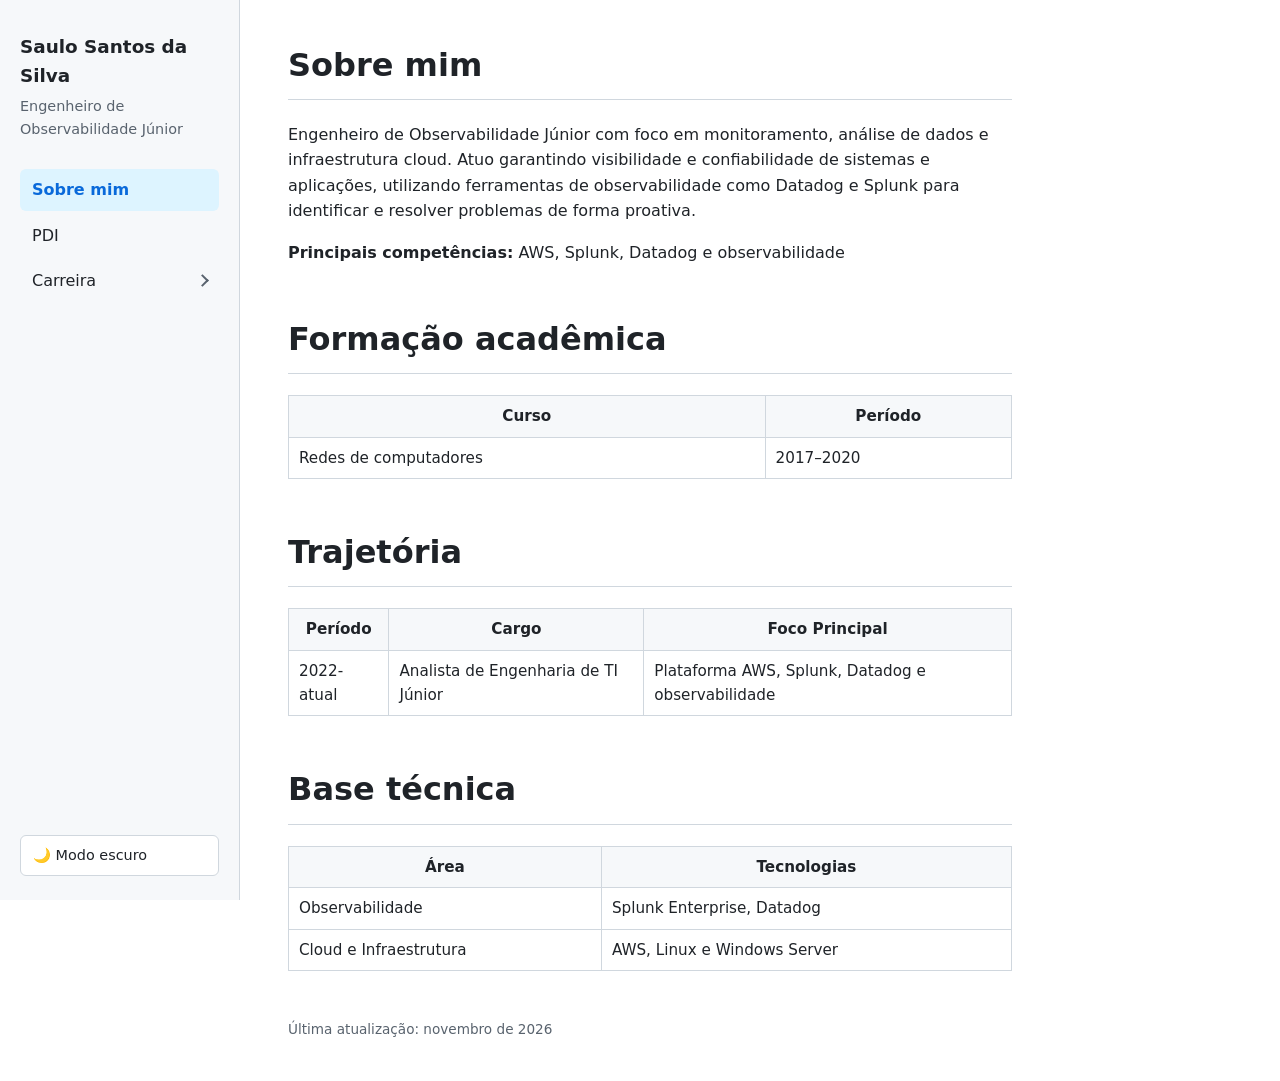
<file: index.html>
<!DOCTYPE html>
<html lang="pt-BR">
<head>
  <meta charset="UTF-8">
  <meta name="viewport" content="width=device-width, initial-scale=1.0">
  <title>Sobre mim | Saulo Santos da Silva</title>
  <link rel="stylesheet" href="style.css?v=6">
  <script src="tema.js?v=1"></script>
</head>
<body>

  <aside class="lateral">
    <p class="nome">Saulo Santos da Silva</p>
    <p class="cargo">Engenheiro de Observabilidade Júnior</p>
    <nav>
      <a href="index.html" class="ativo">Sobre mim</a>
      <a href="pdi.html">PDI</a>
      <details>
        <summary>Carreira</summary>
        <a href="atividades-e-capacitacoes.html">Atividades e Capacitações</a>
      </details>
    </nav>
    <button type="button" class="tema-botao">🌙 Modo escuro</button>
  </aside>

  <main>
    <h1>Sobre mim</h1>
    <p>
      Engenheiro de Observabilidade Júnior com foco em monitoramento, análise de dados e
      infraestrutura cloud. Atuo garantindo visibilidade e confiabilidade de sistemas e
      aplicações, utilizando ferramentas de observabilidade como Datadog e Splunk para identificar e resolver
      problemas de forma proativa.
    </p>
    <p>
      <strong>Principais competências:</strong> AWS, Splunk, Datadog e observabilidade
    </p>

    <h1>Formação acadêmica</h1>
    <table class="formacao">
      <thead>
        <tr>
          <th>Curso</th>
          <th>Período</th>
        </tr>
      </thead>
      <tbody>
        <tr>
          <td>Redes de computadores</td>
          <td>2017–2020</td>
        </tr>
      </tbody>
    </table>

    <h1>Trajetória</h1>
    <table class="trajetoria">
      <thead>
        <tr>
          <th>Período</th>
          <th>Cargo</th>
          <th>Foco Principal</th>
        </tr>
      </thead>
      <tbody>
        <tr>
          <td>2022-atual</td>
          <td>Analista de Engenharia de TI Júnior</td>
          <td>Plataforma AWS, Splunk, Datadog e observabilidade</td>
        </tr>
      </tbody>
    </table>

    <h1>Base técnica</h1>
    <table class="base-tecnica">
      <thead>
        <tr>
          <th>Área</th>
          <th>Tecnologias</th>
        </tr>
      </thead>
      <tbody>
        <tr>
          <td>Observabilidade</td>
          <td>Splunk Enterprise, Datadog</td>
        </tr>
        <tr>
          <td>Cloud e Infraestrutura</td>
          <td>AWS, Linux e Windows Server</td>
        </tr>
      </tbody>
    </table>

    <footer>Última atualização: novembro de 2026</footer>
  </main>

</body>
</html>
</file>
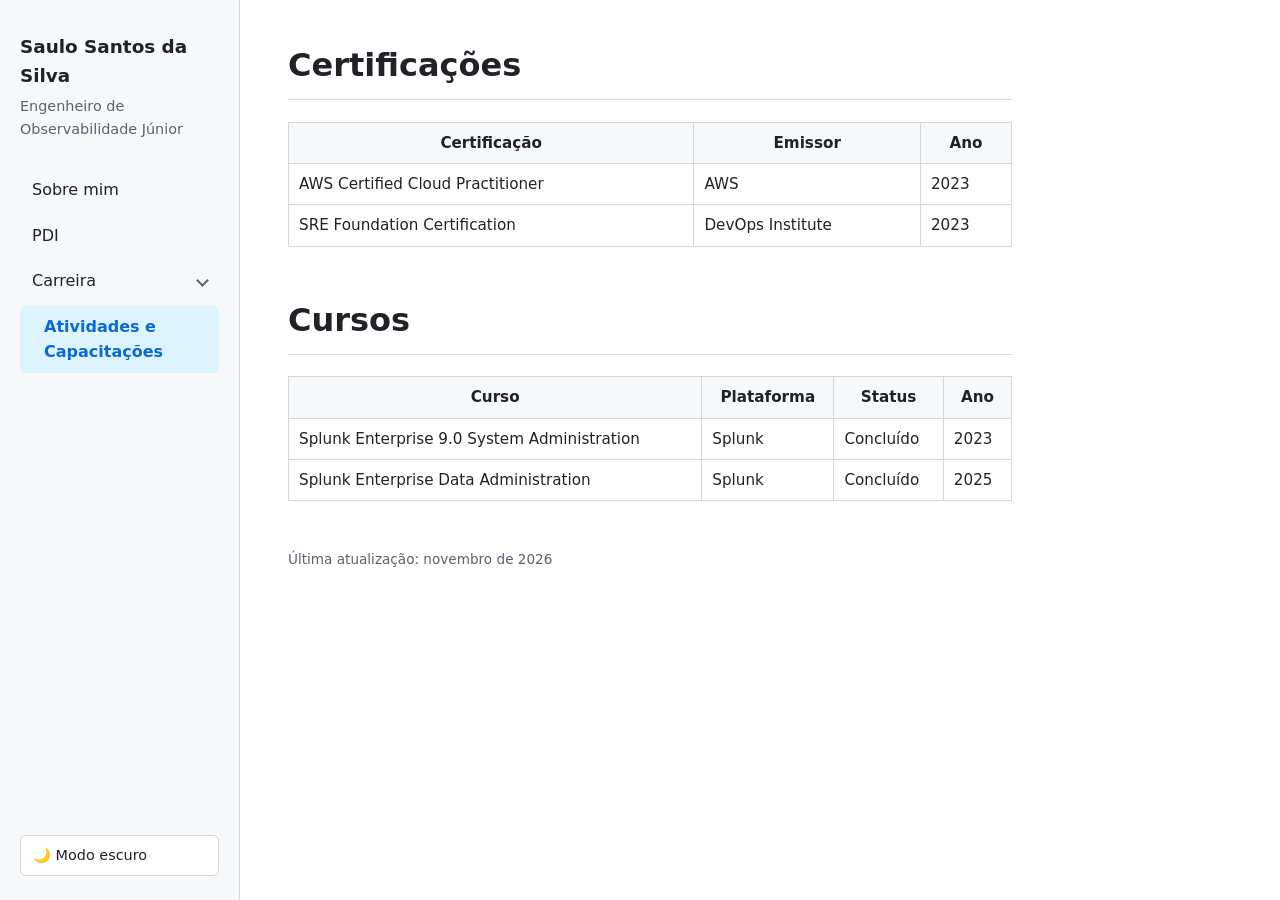
<file: atividades-e-capacitacoes.html>
<!DOCTYPE html>
<html lang="pt-BR">
<head>
  <meta charset="UTF-8">
  <meta name="viewport" content="width=device-width, initial-scale=1.0">
  <title>Atividades e Capacitações | Saulo Santos da Silva</title>
  <link rel="stylesheet" href="style.css?v=6">
  <script src="tema.js?v=1"></script>
</head>
<body>

  <aside class="lateral">
    <p class="nome">Saulo Santos da Silva</p>
    <p class="cargo">Engenheiro de Observabilidade Júnior</p>
    <nav>
      <a href="index.html">Sobre mim</a>
      <a href="pdi.html">PDI</a>
      <details open>
        <summary>Carreira</summary>
        <a href="atividades-e-capacitacoes.html" class="ativo">Atividades e Capacitações</a>
      </details>
    </nav>
    <button type="button" class="tema-botao">🌙 Modo escuro</button>
  </aside>

  <main>
    <h1>Certificações</h1>
    <table class="certificacoes">
      <thead>
        <tr>
          <th>Certificação</th>
          <th>Emissor</th>
          <th>Ano</th>
        </tr>
      </thead>
      <tbody>
        <!-- Para adicionar uma certificação, copie o bloco abaixo e preencha:
        <tr>
          <td>Nome da certificação</td>
          <td>Quem emitiu</td>
          <td>2026</td>
        </tr>
        -->
        <tr>
          <td>AWS Certified Cloud Practitioner</td>
          <td>AWS</td>
          <td>2023</td>
        </tr>
        <tr>
          <td>SRE Foundation Certification</td>
          <td>DevOps Institute</td>
          <td>2023</td>
        </tr>
      </tbody>
    </table>

    <h1>Cursos</h1>
    <table class="cursos">
      <thead>
        <tr>
          <th>Curso</th>
          <th>Plataforma</th>
          <th>Status</th>
          <th>Ano</th>
        </tr>
      </thead>
      <tbody>
        <!-- Para adicionar um curso, copie o bloco abaixo e preencha:
        <tr>
          <td>Nome do curso</td>
          <td>Onde fez</td>
          <td>Status</td>
          <td>2026</td>
        </tr>
        -->
        <tr>
          <td>Splunk Enterprise 9.0 System Administration</td>
          <td>Splunk</td>
          <td>Concluído</td>
          <td>2023</td>
        </tr>
        <tr>
          <td>Splunk Enterprise Data Administration</td>
          <td>Splunk</td>
          <td>Concluído</td>
          <td>2025</td>
        </tr>
      </tbody>
    </table>

    <footer>Última atualização: novembro de 2026</footer>
  </main>

</body>
</html>
</file>
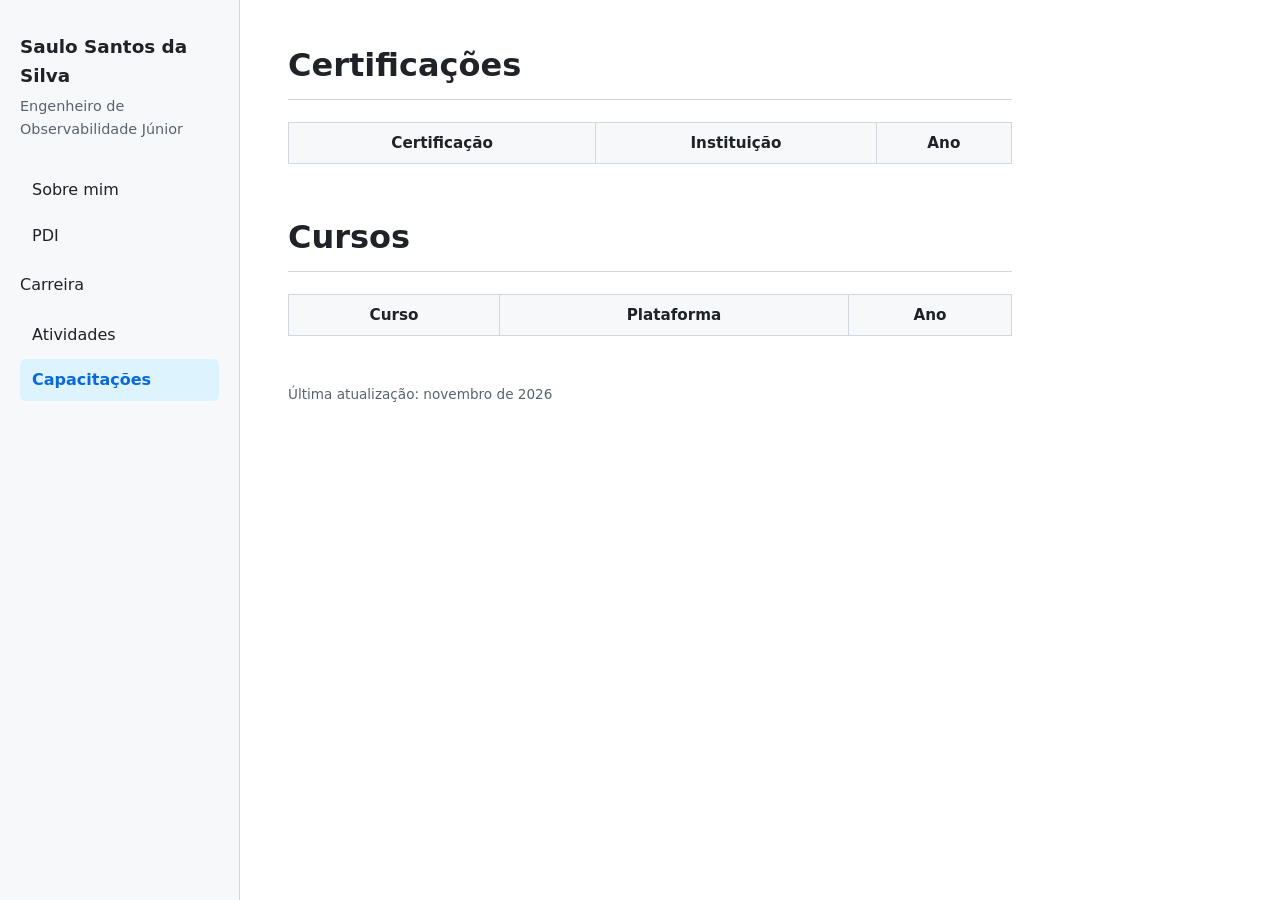
<file: capacitacoes.html>
<!DOCTYPE html>
<html lang="pt-BR">
<head>
  <meta charset="UTF-8">
  <meta name="viewport" content="width=device-width, initial-scale=1.0">
  <title>Capacitações | Saulo Santos da Silva</title>
  <link rel="stylesheet" href="style.css?v=3">
</head>
<body>

  <aside class="lateral">
    <p class="nome">Saulo Santos da Silva</p>
    <p class="cargo">Engenheiro de Observabilidade Júnior</p>
    <nav>
      <a href="index.html">Sobre mim</a>
      <a href="pdi.html">PDI</a>
      <p class="grupo">Carreira</p>
      <a href="atividades.html" class="sub">Atividades</a>
      <a href="capacitacoes.html" class="sub ativo">Capacitações</a>
    </nav>
  </aside>

  <main>
    <h1>Certificações</h1>
    <table class="certificacoes">
      <thead>
        <tr>
          <th>Certificação</th>
          <th>Instituição</th>
          <th>Ano</th>
        </tr>
      </thead>
      <tbody>
        <!-- Para adicionar uma certificação, copie o bloco abaixo e preencha:
        <tr>
          <td>Nome da certificação</td>
          <td>Quem emitiu</td>
          <td>2026</td>
        </tr>
        -->
      </tbody>
    </table>

    <h1>Cursos</h1>
    <table class="cursos">
      <thead>
        <tr>
          <th>Curso</th>
          <th>Plataforma</th>
          <th>Ano</th>
        </tr>
      </thead>
      <tbody>
        <!-- Para adicionar um curso, copie o bloco abaixo e preencha:
        <tr>
          <td>Nome do curso</td>
          <td>Onde fez</td>
          <td>2026</td>
        </tr>
        -->
      </tbody>
    </table>

    <footer>Última atualização: novembro de 2026</footer>
  </main>

</body>
</html>
</file>
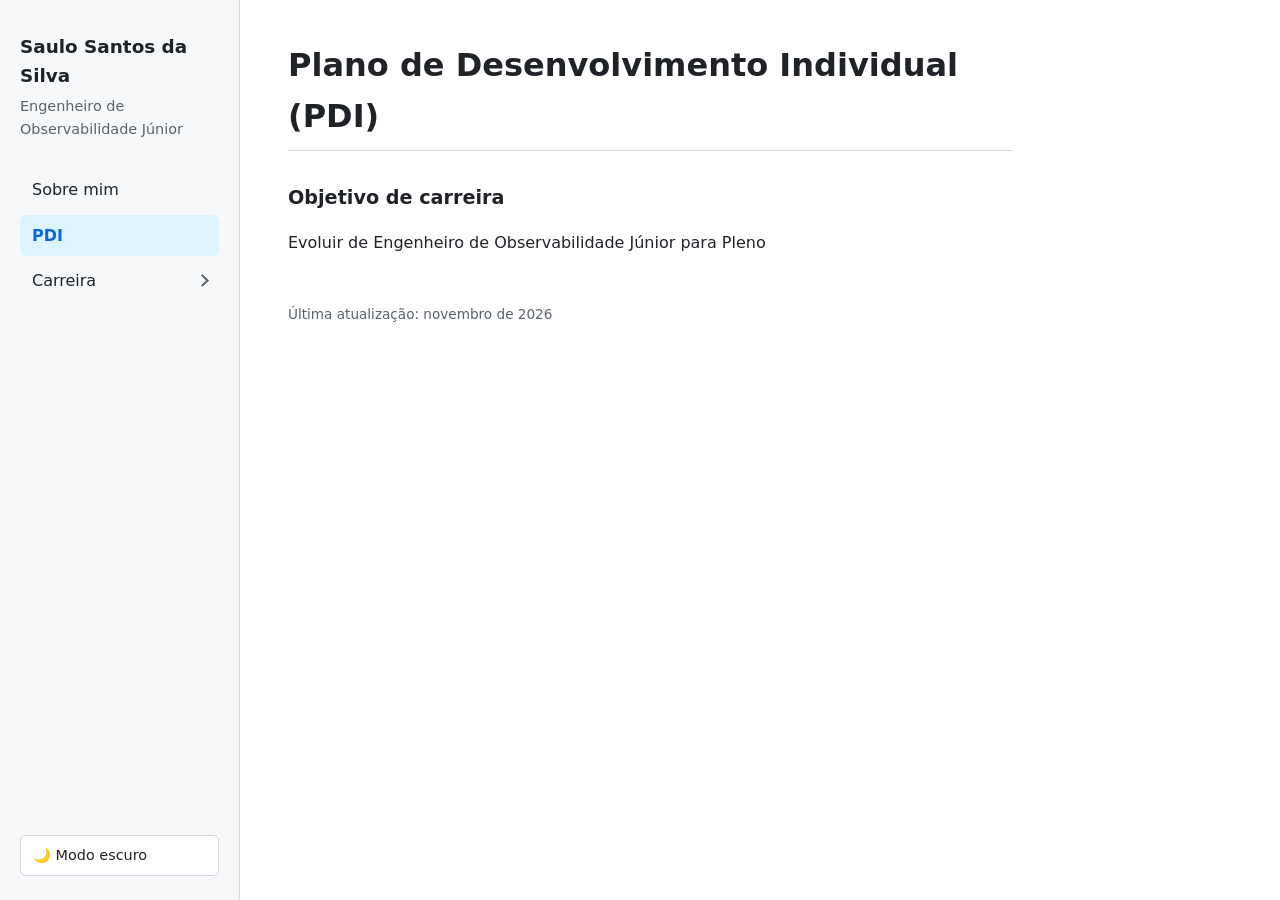
<file: pdi.html>
<!DOCTYPE html>
<html lang="pt-BR">
<head>
  <meta charset="UTF-8">
  <meta name="viewport" content="width=device-width, initial-scale=1.0">
  <title>PDI | Saulo Santos da Silva</title>
  <link rel="stylesheet" href="style.css?v=6">
  <script src="tema.js?v=1"></script>
</head>
<body>

  <aside class="lateral">
    <p class="nome">Saulo Santos da Silva</p>
    <p class="cargo">Engenheiro de Observabilidade Júnior</p>
    <nav>
      <a href="index.html">Sobre mim</a>
      <a href="pdi.html" class="ativo">PDI</a>
      <details>
        <summary>Carreira</summary>
        <a href="atividades-e-capacitacoes.html">Atividades e Capacitações</a>
      </details>
    </nav>
    <button type="button" class="tema-botao">🌙 Modo escuro</button>
  </aside>

  <main>
    <h1>Plano de Desenvolvimento Individual (PDI)</h1>

    <h2>Objetivo de carreira</h2>
    <p>
      Evoluir de Engenheiro de Observabilidade Júnior para Pleno
    </p>

    <footer>Última atualização: novembro de 2026</footer>
  </main>

</body>
</html>
</file>
<file: style.css>
/* ===== Cores (modo claro e escuro) ===== */
:root {
  --texto: #1f2328;
  --texto-suave: #59636e;
  --fundo: #ffffff;
  --fundo-suave: #f6f8fa;
  --hover: #eaeef2;
  --borda: #d0d7de;
  --destaque-fundo: #ddf4ff;
  --destaque-texto: #0969da;
  --nota-fundo: #fff8c5;
  --nota-borda: #d4a72c;
  color-scheme: light;
}

[data-tema="escuro"] {
  --texto: #e6edf3;
  --texto-suave: #9198a1;
  --fundo: #0d1117;
  --fundo-suave: #161b22;
  --hover: #21262d;
  --borda: #30363d;
  --destaque-fundo: #1f3a5f;
  --destaque-texto: #58a6ff;
  --nota-fundo: #2e2a15;
  --nota-borda: #9e6a03;
  color-scheme: dark;
}

* { box-sizing: border-box; }

body {
  margin: 0;
  font-family: system-ui, -apple-system, "Segoe UI", Roboto, sans-serif;
  line-height: 1.6;
  color: var(--texto);
  background: var(--fundo);
  transition: background 0.2s, color 0.2s;
}

/* ===== Menu lateral ===== */
.lateral {
  position: fixed;
  top: 0;
  left: 0;
  width: 240px;
  height: 100vh;
  padding: 32px 20px;
  background: var(--fundo-suave);
  border-right: 1px solid var(--borda);
}

.lateral .nome { margin: 0; font-size: 1.15rem; font-weight: 600; }
.lateral .cargo { margin: 4px 0 28px; color: var(--texto-suave); font-size: 0.9rem; }

.lateral nav a {
  display: block;
  padding: 8px 12px;
  margin-bottom: 4px;
  border-radius: 6px;
  color: var(--texto);
  text-decoration: none;
}

.lateral nav a:hover { background: var(--hover); }

/* Menu expansível (ex.: Carreira) */
.lateral nav summary {
  display: flex;
  justify-content: space-between;
  align-items: center;
  padding: 8px 12px;
  margin-bottom: 4px;
  border-radius: 6px;
  cursor: pointer;
  list-style: none;
}
.lateral nav summary::-webkit-details-marker { display: none; }
/* Seta ">" à direita do nome; gira para baixo quando aberto */
.lateral nav summary::after {
  content: "";
  width: 7px;
  height: 7px;
  border-right: 2px solid var(--texto-suave);
  border-bottom: 2px solid var(--texto-suave);
  transform: rotate(-45deg);
  transition: transform 0.15s;
}
.lateral nav details[open] > summary::after { transform: rotate(45deg); }
.lateral nav summary:hover { background: var(--hover); }
.lateral nav details a { padding-left: 24px; }

/* Botão de modo claro/escuro: rodapé do menu lateral */
.tema-botao {
  position: absolute;
  left: 20px;
  right: 20px;
  bottom: 24px;
  display: flex;
  align-items: center;
  gap: 8px;
  padding: 8px 12px;
  border: 1px solid var(--borda);
  border-radius: 6px;
  background: var(--fundo);
  color: var(--texto);
  font: inherit;
  font-size: 0.9rem;
  cursor: pointer;
}
.tema-botao:hover { background: var(--hover); }

.lateral nav a.ativo {
  background: var(--destaque-fundo);
  color: var(--destaque-texto);
  font-weight: 600;
}

/* ===== Conteúdo ===== */
main {
  margin-left: 240px;
  max-width: 820px;
  padding: 40px 48px;
}

h1 { margin-top: 48px; border-bottom: 1px solid var(--borda); padding-bottom: 8px; }
h1:first-child { margin-top: 0; }
h2 { margin-top: 32px; margin-bottom: 4px; font-size: 1.2rem; }

table { width: 100%; border-collapse: collapse; margin: 12px 0; font-size: 0.95rem; }
th, td { border: 1px solid var(--borda); padding: 8px 10px; text-align: left; vertical-align: top; }
th { background: var(--fundo-suave); }
.formacao th,
.trajetoria th,
.base-tecnica th,
.atividades th,
.certificacoes th,
.cursos th { text-align: center; }

.nota {
  background: var(--nota-fundo);
  border: 1px solid var(--nota-borda);
  padding: 10px 14px;
  border-radius: 6px;
  font-size: 0.95rem;
}

footer { margin-top: 48px; color: var(--texto-suave); font-size: 0.85rem; }

/* ===== Celular: menu vai para o topo ===== */
@media (max-width: 700px) {
  .lateral {
    position: relative;
    width: 100%;
    height: auto;
    padding: 20px;
    border-right: none;
    border-bottom: 1px solid var(--borda);
  }
  .lateral .cargo { margin-bottom: 12px; }
  .tema-botao { position: static; display: inline-flex; margin-top: 12px; }
  .lateral nav a { display: inline-block; }
  .lateral nav details { display: inline-block; vertical-align: top; }
  .lateral nav details a { padding-left: 12px; }
  main { margin-left: 0; padding: 24px 20px; }
}
</file>
